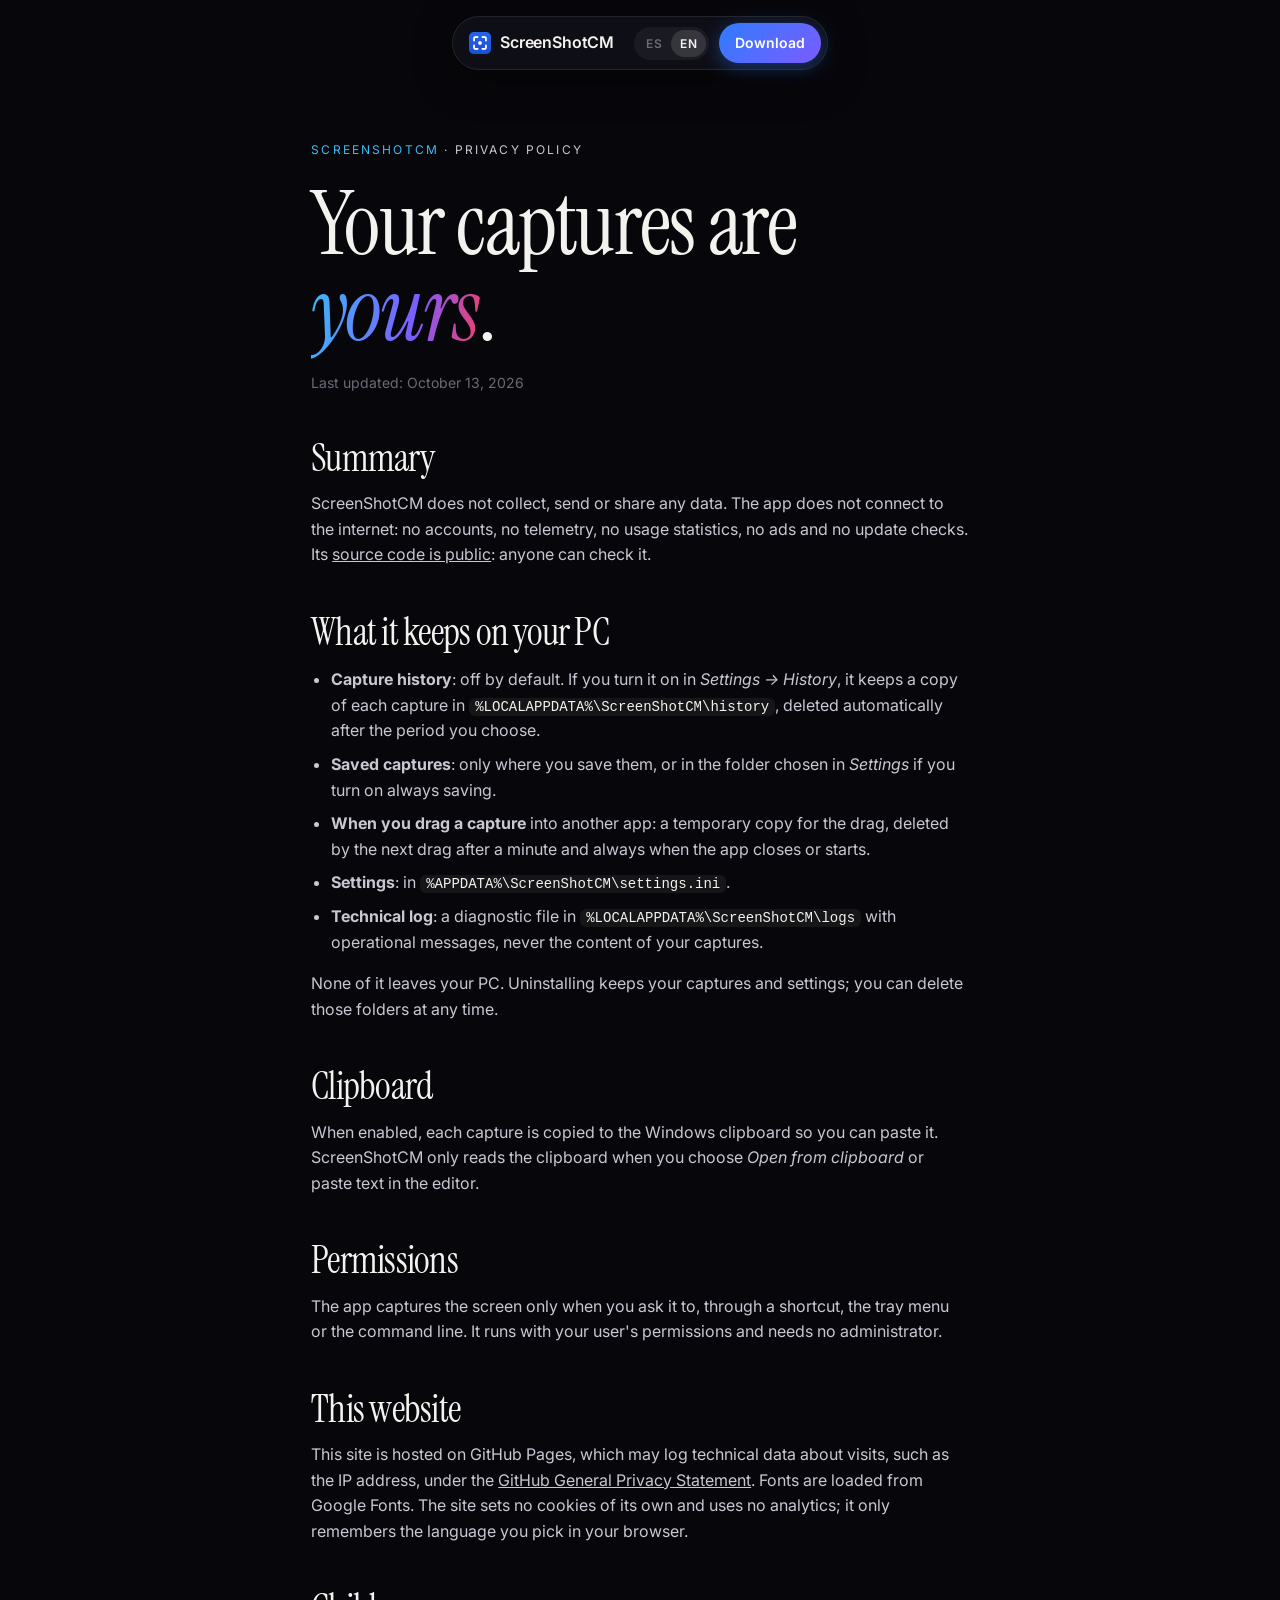
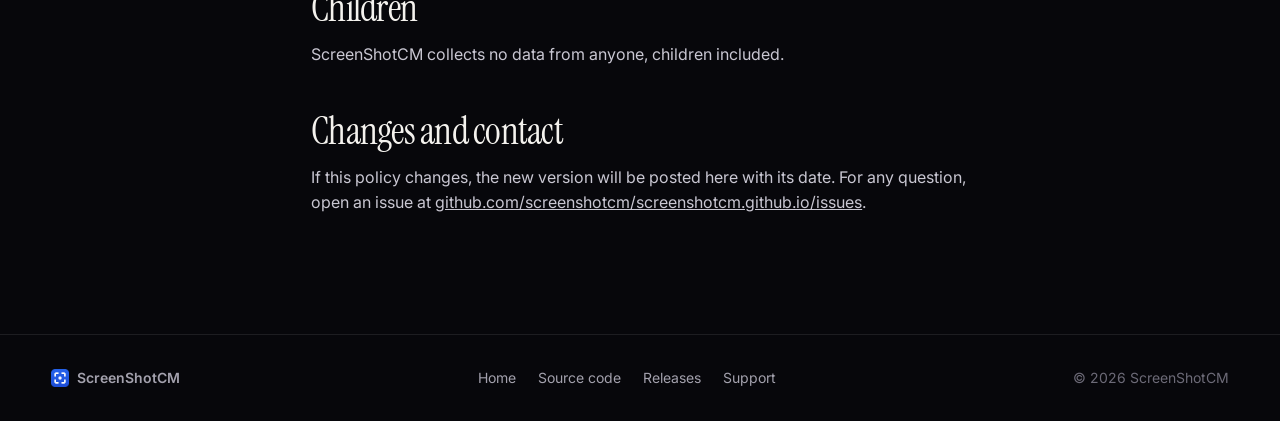
<file: privacy.html>
<!doctype html>
<html lang="es">
<head>
  <meta charset="utf-8">
  <meta name="viewport" content="width=device-width, initial-scale=1">
  <title>Privacidad — ScreenShotCM</title>
  <meta name="description" content="ScreenShotCM no recoge ni envía ningún dato. Política de privacidad de la aplicación y de este sitio.">
  <meta name="theme-color" content="#07070b">
  <link rel="icon" type="image/png" href="assets/icon-44.png">
  <link rel="preconnect" href="https://fonts.googleapis.com">
  <link rel="preconnect" href="https://fonts.gstatic.com" crossorigin>
  <link rel="stylesheet" href="https://fonts.googleapis.com/css2?family=Instrument+Serif:ital@0;1&family=Inter:wght@400;500;600&display=swap">
  <link rel="stylesheet" href="assets/site.css">
</head>
<body data-title-key="doc.title">
  <header class="nav" id="nav">
    <a class="brand" href="./" aria-label="ScreenShotCM">
      <img src="assets/icon-44.png" alt="" width="22" height="22">
      <span>ScreenShotCM</span>
    </a>
    <div class="lang" role="group" aria-label="Idioma / Language">
      <button type="button" data-lang="es" aria-pressed="true">ES</button>
      <button type="button" data-lang="en" aria-pressed="false">EN</button>
    </div>
    <a class="cta" href="./#descargar" data-i18n="nav.download">Descargar</a>
  </header>

  <main class="doc">
    <article data-only="es" class="shown" lang="es">
      <p class="eyebrow"><span>ScreenShotCM</span> · Política de privacidad</p>
      <h1>Tus capturas son <em>tuyas</em>.</h1>
      <p class="updated">Última actualización: 13 de octubre de 2026</p>

      <h2>Resumen</h2>
      <p>ScreenShotCM no recoge, no envía y no comparte ningún dato. La aplicación no
        se conecta a internet: no tiene cuentas, ni telemetría, ni estadísticas de uso,
        ni publicidad, ni comprobación de actualizaciones. Su
        <a href="https://github.com/screenshotcm/ScreenShotCM">código es público</a>: cualquiera puede
        comprobarlo.</p>

      <h2>Qué guarda en tu equipo</h2>
      <ul>
        <li><strong>Historial de capturas</strong>: desactivado de entrada. Si lo activas
          en <em>Ajustes → Historial</em>, guarda una copia de cada captura en
          <code>%LOCALAPPDATA%\ScreenShotCM\history</code>, que se borra sola pasado el
          plazo que elijas.</li>
        <li><strong>Capturas guardadas</strong>: solo donde tú las guardes, o en la
          carpeta elegida en <em>Ajustes</em> si activas guardarlas siempre.</li>
        <li><strong>Al arrastrar una captura</strong> a otra aplicación: una copia
          temporal mientras dura el arrastre, que se borra en el siguiente arrastre
          pasado un minuto y siempre al cerrar o abrir la aplicación.</li>
        <li><strong>Ajustes</strong>: en <code>%APPDATA%\ScreenShotCM\settings.ini</code>.</li>
        <li><strong>Registro técnico</strong>: un archivo de diagnóstico en
          <code>%LOCALAPPDATA%\ScreenShotCM\logs</code> con mensajes de funcionamiento,
          nunca el contenido de tus capturas.</li>
      </ul>
      <p>Nada de esto sale de tu equipo. Al desinstalar, tus capturas y ajustes se
        conservan; puedes borrar esas carpetas cuando quieras.</p>

      <h2>Portapapeles</h2>
      <p>Si lo tienes activado, cada captura se copia al portapapeles de Windows para
        que puedas pegarla. ScreenShotCM solo lee el portapapeles cuando eliges
        <em>Abrir del portapapeles</em> o cuando pegas texto en el editor.</p>

      <h2>Permisos</h2>
      <p>La aplicación captura la pantalla únicamente cuando tú lo pides con un atajo,
        el menú de la bandeja o la línea de comandos. Se ejecuta con los permisos de tu
        usuario y no necesita administrador.</p>

      <h2>Este sitio web</h2>
      <p>Este sitio está alojado en GitHub Pages, que puede registrar datos técnicos de
        las visitas, como la dirección IP, según la
        <a href="https://docs.github.com/es/site-policy/privacy-policies/github-general-privacy-statement">declaración de privacidad de GitHub</a>.
        Las tipografías se cargan desde Google Fonts. El sitio no usa cookies propias
        ni herramientas de análisis; solo recuerda en tu navegador el idioma que eliges.</p>

      <h2>Menores</h2>
      <p>ScreenShotCM no recoge datos de nadie, tampoco de menores.</p>

      <h2>Cambios y contacto</h2>
      <p>Si esta política cambia, se publicará aquí con su nueva fecha. Para cualquier
        pregunta, abre una consulta en
        <a href="https://github.com/screenshotcm/screenshotcm.github.io/issues">github.com/screenshotcm/screenshotcm.github.io/issues</a>.</p>
    </article>

    <article data-only="en" lang="en">
      <p class="eyebrow"><span>ScreenShotCM</span> · Privacy policy</p>
      <h1>Your captures are <em>yours</em>.</h1>
      <p class="updated">Last updated: October 13, 2026</p>

      <h2>Summary</h2>
      <p>ScreenShotCM does not collect, send or share any data. The app does not
        connect to the internet: no accounts, no telemetry, no usage statistics, no
        ads and no update checks. Its
        <a href="https://github.com/screenshotcm/ScreenShotCM">source code is public</a>: anyone can
        check it.</p>

      <h2>What it keeps on your PC</h2>
      <ul>
        <li><strong>Capture history</strong>: off by default. If you turn it on in
          <em>Settings → History</em>, it keeps a copy of each capture in
          <code>%LOCALAPPDATA%\ScreenShotCM\history</code>, deleted automatically after
          the period you choose.</li>
        <li><strong>Saved captures</strong>: only where you save them, or in the folder
          chosen in <em>Settings</em> if you turn on always saving.</li>
        <li><strong>When you drag a capture</strong> into another app: a temporary copy
          for the drag, deleted by the next drag after a minute and always when the
          app closes or starts.</li>
        <li><strong>Settings</strong>: in <code>%APPDATA%\ScreenShotCM\settings.ini</code>.</li>
        <li><strong>Technical log</strong>: a diagnostic file in
          <code>%LOCALAPPDATA%\ScreenShotCM\logs</code> with operational messages, never
          the content of your captures.</li>
      </ul>
      <p>None of it leaves your PC. Uninstalling keeps your captures and settings; you
        can delete those folders at any time.</p>

      <h2>Clipboard</h2>
      <p>When enabled, each capture is copied to the Windows clipboard so you can paste
        it. ScreenShotCM only reads the clipboard when you choose
        <em>Open from clipboard</em> or paste text in the editor.</p>

      <h2>Permissions</h2>
      <p>The app captures the screen only when you ask it to, through a shortcut, the
        tray menu or the command line. It runs with your user's permissions and needs
        no administrator.</p>

      <h2>This website</h2>
      <p>This site is hosted on GitHub Pages, which may log technical data about visits,
        such as the IP address, under the
        <a href="https://docs.github.com/en/site-policy/privacy-policies/github-general-privacy-statement">GitHub General Privacy Statement</a>.
        Fonts are loaded from Google Fonts. The site sets no cookies of its own and uses
        no analytics; it only remembers the language you pick in your browser.</p>

      <h2>Children</h2>
      <p>ScreenShotCM collects no data from anyone, children included.</p>

      <h2>Changes and contact</h2>
      <p>If this policy changes, the new version will be posted here with its date. For
        any question, open an issue at
        <a href="https://github.com/screenshotcm/screenshotcm.github.io/issues">github.com/screenshotcm/screenshotcm.github.io/issues</a>.</p>
    </article>
  </main>

  <footer class="footer">
    <div>
      <img src="assets/icon-44.png" alt="" width="18" height="18">
      <span>ScreenShotCM</span>
    </div>
    <nav>
      <a href="./" data-i18n="foot.home">Inicio</a>
      <a href="https://github.com/screenshotcm/ScreenShotCM" data-i18n="foot.source">Código fuente</a>
      <a href="https://github.com/screenshotcm/screenshotcm.github.io/releases" data-i18n="foot.releases">Versiones</a>
      <a href="https://github.com/screenshotcm/screenshotcm.github.io/issues" data-i18n="foot.support">Soporte</a>
    </nav>
    <p>© 2026 ScreenShotCM</p>
  </footer>

  <script src="assets/site.js"></script>
</body>
</html>
</file>
<file: assets/site.css>
/* ScreenShotCM — a dark, scroll-driven page. No framework: the chapters
   reveal and the rail follows through site.js. */

:root {
  --bg: #07070b;
  --bg-2: #0d0d14;
  --ink: #f4f2ee;
  --muted: #a3a1ad;
  --faint: #6c6a77;
  --line: rgba(255, 255, 255, .09);
  --glass: rgba(20, 20, 30, .62);
  --accent: #2f7bff;
  --accent-2: #7c5cff;
  --sky: #38bdf8;
  --mark: #ff3b5c;
  --serif: "Instrument Serif", "Iowan Old Style", Georgia, serif;
  --sans: "Inter", "Segoe UI", system-ui, sans-serif;
  --gutter: clamp(16px, 4vw, 56px);
  color-scheme: dark;
}

* { box-sizing: border-box; }
html { scroll-behavior: smooth; -webkit-text-size-adjust: 100%; }
body {
  margin: 0;
  background: var(--bg);
  color: var(--ink);
  font: 400 16px/1.6 var(--sans);
  -webkit-font-smoothing: antialiased;
  overflow-x: hidden;
}
img { max-width: 100%; height: auto; display: block; }
a { color: inherit; }
em { font-style: italic; }
::selection { background: var(--accent); color: #fff; }

/* A faint film grain over everything, for depth. */
.grain {
  position: fixed; inset: -50%; z-index: 100; pointer-events: none; opacity: .05;
  background-image: url("data:image/svg+xml,%3Csvg xmlns='http://www.w3.org/2000/svg' width='160' height='160'%3E%3Cfilter id='n'%3E%3CfeTurbulence type='fractalNoise' baseFrequency='.9' numOctaves='3' stitchTiles='stitch'/%3E%3C/filter%3E%3Crect width='100%25' height='100%25' filter='url(%23n)'/%3E%3C/svg%3E");
  animation: grain 1.2s steps(6) infinite;
}
@keyframes grain {
  0% { transform: translate(0, 0); } 33% { transform: translate(-3%, 2%); }
  66% { transform: translate(2%, -3%); } 100% { transform: translate(0, 0); }
}

/* ── Floating pill nav ─────────────────────────────────────────────── */
.nav {
  position: fixed; top: 16px; left: 50%; z-index: 50;
  transform: translateX(-50%);
  display: flex; align-items: center; gap: 6px;
  padding: 6px 6px 6px 16px;
  width: max-content; max-width: calc(100% - 32px);
  background: var(--glass);
  border: 1px solid var(--line);
  border-radius: 999px;
  backdrop-filter: blur(18px) saturate(1.4);
  -webkit-backdrop-filter: blur(18px) saturate(1.4);
  box-shadow: 0 10px 40px rgba(0, 0, 0, .35);
  transition: transform .5s cubic-bezier(.2, .8, .2, 1), opacity .5s;
}
.nav.hidden { transform: translate(-50%, -140%); opacity: 0; }
.brand { display: flex; align-items: center; gap: 9px; text-decoration: none; font-weight: 600; letter-spacing: -.01em; margin-right: 10px; }
.links { display: flex; gap: 2px; }
.links a {
  text-decoration: none; color: var(--muted); font-size: 14px;
  padding: 8px 12px; border-radius: 999px; transition: color .2s, background .2s;
}
.links a:hover { color: var(--ink); background: rgba(255, 255, 255, .06); }
.lang { display: flex; padding: 3px; border-radius: 999px; background: rgba(255, 255, 255, .05); margin: 0 4px; }
.lang button {
  font: 600 12px var(--sans); color: var(--faint); background: none; border: 0;
  padding: 6px 9px; border-radius: 999px; cursor: pointer; letter-spacing: .04em;
}
.lang button[aria-pressed="true"] { color: var(--ink); background: rgba(255, 255, 255, .12); }
.cta {
  text-decoration: none; font-size: 14px; font-weight: 600; color: #fff;
  padding: 9px 16px; border-radius: 999px;
  background: linear-gradient(135deg, var(--accent), var(--accent-2));
  box-shadow: 0 4px 18px rgba(47, 123, 255, .4);
}

/* ── Chapter rail ──────────────────────────────────────────────────── */
.rail {
  position: fixed; right: 22px; top: 50%; z-index: 40;
  transform: translateY(-50%);
  display: flex; gap: 14px;
}
.rail ol { list-style: none; margin: 0; padding: 0; display: flex; flex-direction: column; gap: 14px; }
.rail a {
  display: flex; align-items: center; justify-content: flex-end; gap: 10px;
  text-decoration: none; color: var(--faint); font-size: 11px; letter-spacing: .12em;
  transition: color .3s;
}
.rail a { position: relative; }
.rail em {
  position: absolute; right: calc(100% + 4px); white-space: nowrap; pointer-events: none;
  font-style: normal; text-transform: uppercase; opacity: 0; transform: translateX(6px);
  transition: opacity .3s, transform .3s;
}
.rail a:hover em { opacity: 1; transform: none; }
.rail li.active a { color: var(--ink); }
.rail-progress { width: 1px; background: var(--line); position: relative; }
.rail-progress i {
  position: absolute; left: -1px; top: 0; width: 3px; border-radius: 3px; height: 0;
  background: linear-gradient(var(--sky), var(--accent-2));
}

/* ── Shared type ───────────────────────────────────────────────────── */
.eyebrow {
  font-size: 12px; letter-spacing: .18em; text-transform: uppercase; color: var(--muted);
  margin: 0 0 22px;
}
.eyebrow span:first-child { color: var(--sky); }
h1, h2 {
  font-family: var(--serif); font-weight: 400; letter-spacing: -.02em; margin: 0;
  line-height: .98;
}
h1 em, h2 em {
  background: linear-gradient(100deg, var(--sky), var(--accent-2) 60%, var(--mark));
  -webkit-background-clip: text; background-clip: text; color: transparent;
  padding-right: .08em; margin-right: -.08em;
}
h1 { font-size: clamp(50px, 6.4vw, 108px); }
h2 { font-size: clamp(40px, 5.6vw, 84px); margin-bottom: 26px; }
p { color: var(--muted); margin: 0 0 18px; }

.btn {
  display: inline-flex; align-items: center; gap: 10px;
  text-decoration: none; font-weight: 600; font-size: 15px;
  padding: 14px 22px; border-radius: 999px;
  transition: transform .2s, box-shadow .2s, background .2s;
}
.btn:hover { transform: translateY(-2px); }
.btn-primary {
  color: #fff; background: linear-gradient(135deg, var(--accent), var(--accent-2));
  box-shadow: 0 10px 34px rgba(47, 123, 255, .38);
}
.btn-primary:hover { box-shadow: 0 14px 44px rgba(47, 123, 255, .55); }
.btn-ghost { color: var(--ink); border: 1px solid var(--line); background: rgba(255, 255, 255, .03); }
.btn-ghost:hover { background: rgba(255, 255, 255, .08); }
.btn-xl { font-size: 18px; padding: 18px 30px; }

/* ── Hero ──────────────────────────────────────────────────────────── */
.hero {
  position: relative; min-height: 100svh;
  display: grid; grid-template-columns: minmax(0, 5fr) minmax(0, 7fr); grid-template-rows: 1fr auto;
  grid-template-areas: "copy shot" "stats stats"; column-gap: 3vw;
  padding: 120px var(--gutter) 40px;
  overflow: hidden; isolation: isolate;
}
.glow { position: absolute; border-radius: 50%; filter: blur(90px); z-index: -1; pointer-events: none; }
.glow-a { width: 60vw; height: 60vw; right: -18vw; top: -18vw; background: radial-gradient(circle, rgba(56, 189, 248, .30), transparent 65%); }
.glow-b { width: 50vw; height: 50vw; left: -14vw; bottom: -20vw; background: radial-gradient(circle, rgba(124, 92, 255, .28), transparent 65%); }
.hero-shot {
  grid-area: shot; align-self: center; position: relative; z-index: -1;
  margin: 0 calc(var(--gutter) * -1 - 4vw) 0 0;
  perspective: 1600px;
}
.hero-shot img {
  border-radius: 14px;
  box-shadow: 0 50px 120px rgba(0, 0, 0, .65), 0 0 0 1px rgba(255, 255, 255, .06);
  transform: rotateY(calc(-16deg * (1 - var(--p, 0)))) rotateX(calc(8deg * (1 - var(--p, 0)))) scale(calc(.92 + .08 * var(--p, 0)));
  transform-origin: 70% 50%;
  will-change: transform;
}
/* The scene fades into the page under the headline. */
.hero::after {
  content: ""; position: absolute; inset: 0; z-index: -1; pointer-events: none;
  background:
    linear-gradient(0deg, var(--bg) 2%, rgba(7, 7, 11, 0) 42%);
}
.hero-copy { grid-area: copy; align-self: center; padding: 24px 0 56px; }
.hero-copy .lede { font-size: clamp(17px, 1.5vw, 20px); max-width: 540px; margin: 28px 0 34px; color: #c9c7d2; }
.actions { display: flex; gap: 12px; flex-wrap: wrap; }
.stats {
  grid-area: stats;
  display: grid; grid-template-columns: repeat(4, 1fr); gap: 0; margin: 0;
  border-top: 1px solid var(--line);
}
.stats div { padding: 22px 22px 6px 0; }
.stats div + div { padding-left: 22px; border-left: 1px solid var(--line); }
.stats dt { font-family: var(--serif); font-size: clamp(34px, 3.6vw, 54px); line-height: 1; }
.stats dd { margin: 8px 0 0; font-size: 13px; color: var(--muted); }

/* ── Chapters ──────────────────────────────────────────────────────── */
.chapter {
  position: relative;
  display: grid; grid-template-columns: minmax(0, 5fr) minmax(0, 7fr);
  gap: clamp(32px, 5vw, 88px); align-items: center;
  padding: clamp(96px, 14vh, 180px) calc(var(--gutter) + 56px) clamp(96px, 14vh, 180px) var(--gutter);
  border-top: 1px solid var(--line);
}
.chapter.flip { grid-template-columns: minmax(0, 7fr) minmax(0, 5fr); }
.chapter.flip .copy { order: 2; }
.chapter .copy { position: sticky; top: 18vh; align-self: start; padding-top: 4vh; }
.chapter.wide { grid-template-columns: 1fr; }
.chapter.wide .copy { position: static; max-width: 760px; margin: 0 auto; text-align: center; }
.frame { margin: 0; position: relative; }
.frame img {
  border-radius: 12px;
  box-shadow: 0 40px 100px rgba(0, 0, 0, .55), 0 0 0 1px rgba(255, 255, 255, .07);
}
.frame.big { max-width: 1240px; margin: 0 auto; }
.frame::before {
  content: ""; position: absolute; inset: 8% 6%; z-index: -1; border-radius: 40px; filter: blur(70px);
  background: linear-gradient(135deg, rgba(56, 189, 248, .22), rgba(124, 92, 255, .22));
}

.keys { list-style: none; padding: 0; margin: 28px 0 22px; display: grid; gap: 10px; }
.keys li { display: flex; align-items: center; justify-content: space-between; gap: 16px; padding-bottom: 10px; border-bottom: 1px solid var(--line); }
.keys span { color: var(--muted); font-size: 15px; text-align: right; }
kbd {
  font: 500 13px var(--sans); color: var(--ink); white-space: nowrap;
  padding: 5px 10px; border-radius: 8px;
  background: rgba(255, 255, 255, .06); border: 1px solid var(--line); border-bottom-width: 2px;
}
.note { font-size: 14px; color: var(--faint); }
.chips { list-style: none; padding: 0; margin: 26px 0 0; display: flex; flex-wrap: wrap; gap: 8px; }
.chips li { font-size: 14px; padding: 7px 14px; border-radius: 999px; border: 1px solid var(--line); background: rgba(255, 255, 255, .03); color: #d6d4dd; }
.list { padding: 0; margin: 24px 0 0; list-style: none; display: grid; gap: 12px; }
.list li { position: relative; padding-left: 26px; color: #d6d4dd; }
.list li::before { content: ""; position: absolute; left: 0; top: .62em; width: 12px; height: 2px; background: linear-gradient(90deg, var(--sky), var(--accent-2)); }
.specs { display: grid; grid-template-columns: 1fr 1fr; gap: 26px 28px; margin: 32px 0 26px; }
.specs dt { font-family: var(--serif); font-size: clamp(34px, 3.4vw, 50px); line-height: 1; }
.specs dd { margin: 8px 0 0; font-size: 14px; color: var(--muted); }

/* Reveal: images rise in as their chapter arrives. */
.reveal { opacity: 0; transform: translateY(60px) scale(.97); transition: opacity 1s cubic-bezier(.2, .8, .2, 1), transform 1.2s cubic-bezier(.2, .8, .2, 1); }
.reveal.in { opacity: 1; transform: none; }
.copy > * { opacity: 0; transform: translateY(24px); transition: opacity .8s, transform .9s cubic-bezier(.2, .8, .2, 1); }
.copy.in > * { opacity: 1; transform: none; }
.copy.in > *:nth-child(2) { transition-delay: .08s; }
.copy.in > *:nth-child(3) { transition-delay: .16s; }
.copy.in > *:nth-child(4) { transition-delay: .24s; }
.copy.in > *:nth-child(5) { transition-delay: .32s; }

/* ── Download ──────────────────────────────────────────────────────── */
.download {
  position: relative; overflow: hidden; isolation: isolate;
  text-align: center; padding: clamp(120px, 18vh, 220px) var(--gutter);
  border-top: 1px solid var(--line);
}
.glow-c { width: 70vw; height: 40vw; left: 15vw; top: 20%; background: radial-gradient(ellipse, rgba(47, 123, 255, .28), transparent 65%); }
.download h2 { font-size: clamp(48px, 7.4vw, 116px); margin-bottom: 44px; }
.store-badge { display: inline-block; border-radius: 10px; transition: transform .2s, filter .2s; }
.store-badge:hover { transform: translateY(-2px); filter: brightness(1.12); }
.store-badge img { display: block; width: 250px; height: auto; }
.dl-note { margin: 14px 0 26px; font-size: 14px; }
.dl-meta { margin: 14px 0 34px; font-size: 14px; }
.dl-facts { list-style: none; padding: 0; margin: 0 auto 30px; display: flex; flex-wrap: wrap; justify-content: center; gap: 10px 26px; max-width: 900px; }
.dl-facts li { color: #d6d4dd; font-size: 15px; }
.dl-facts li::before { content: "✓"; color: var(--sky); margin-right: 8px; }
.sha { font-size: 12px; color: var(--faint); overflow-wrap: anywhere; }
.sha span { letter-spacing: .14em; margin-right: 6px; }
.sha code { font: 12px ui-monospace, "Cascadia Code", Consolas, monospace; }

/* ── Footer ────────────────────────────────────────────────────────── */
.footer {
  display: flex; align-items: center; justify-content: space-between; gap: 18px; flex-wrap: wrap;
  padding: 32px var(--gutter); border-top: 1px solid var(--line); font-size: 14px; color: var(--faint);
}
.footer div { display: flex; align-items: center; gap: 8px; color: var(--muted); font-weight: 600; }
.footer nav { display: flex; gap: 22px; }
.footer a { text-decoration: none; color: var(--muted); }
.footer a:hover { color: var(--ink); }
.footer p { margin: 0; color: var(--faint); }

/* ── Privacy page ──────────────────────────────────────────────────── */
.doc { max-width: 760px; margin: 0 auto; padding: 140px var(--gutter) 100px; }
.doc h1 { font-size: clamp(48px, 7vw, 88px); margin-bottom: 18px; }
.doc h2 { font-size: clamp(28px, 3vw, 38px); margin: 46px 0 14px; }
.doc p, .doc li { color: #c9c7d2; }
.doc ul { padding-left: 20px; }
.doc li { margin-bottom: 8px; }
.doc code { font: 14px ui-monospace, "Cascadia Code", Consolas, monospace; color: var(--ink); background: rgba(255, 255, 255, .06); padding: 1px 6px; border-radius: 6px; }
.doc .updated { color: var(--faint); font-size: 14px; }
[data-only]:not(.shown) { display: none; }

/* ── Smaller screens ───────────────────────────────────────────────── */
@media (max-width: 1100px) {
  .rail { display: none; }
  .chapter { padding-right: var(--gutter); }
}
@media (max-width: 900px) {
  .links { display: none; }
  .hero { padding-top: 96px; grid-template-columns: 1fr; grid-template-rows: auto auto auto; grid-template-areas: "shot" "copy" "stats"; }
  .hero-shot { margin: 12px 0 8px; }
  .hero::after { background: linear-gradient(0deg, var(--bg) 0%, rgba(7, 7, 11, 0) 30%); }
  .hero-copy { padding-bottom: 32px; }
  .stats { grid-template-columns: 1fr 1fr; }
  .stats div:nth-child(3) { padding-left: 0; border-left: 0; }
  .stats div:nth-child(n+3) { border-top: 1px solid var(--line); }
  .chapter, .chapter.flip { grid-template-columns: 1fr; gap: 36px; }
  .chapter.flip .copy { order: 0; }
  .chapter .copy { position: static; padding-top: 0; }
}
@media (max-width: 520px) {
  .brand span { display: none; }
  .nav { padding-left: 12px; }
  .specs { grid-template-columns: 1fr; }
  .keys li { flex-direction: column; align-items: flex-start; gap: 6px; }
  .keys span { text-align: left; }
}

@media (prefers-reduced-motion: reduce) {
  html { scroll-behavior: auto; }
  .grain { animation: none; }
  .reveal, .copy > * { opacity: 1; transform: none; transition: none; }
  .hero-shot img { transform: none; }
}

/* ── Scrolling capture: the session and the long result side by side ── */
.pair { display: grid; grid-template-columns: minmax(0, 2.6fr) minmax(0, 1fr); gap: 18px; align-items: start; }
.long-wrap { display: grid; gap: 10px; }
.long {
  max-height: min(70vh, 560px); overflow: hidden; border-radius: 12px;
  -webkit-mask-image: linear-gradient(#000 78%, transparent);
  mask-image: linear-gradient(#000 78%, transparent);
}
.long img { width: 100%; border-radius: 12px; }
.long-tag { margin: 0; font-size: 13px; color: var(--muted); text-align: center; }
/* ── Light or dark: the same editor in both palettes ── */
.duo { display: grid; grid-template-columns: 1fr 1fr; gap: 24px; max-width: 1400px; margin: 0 auto; }
.duo img { width: 100%; height: auto; }
@media (max-width: 900px) {
  .duo { grid-template-columns: 1fr; }
  .pair { grid-template-columns: 1fr; }
  .long { max-height: 340px; }
}
</file>
